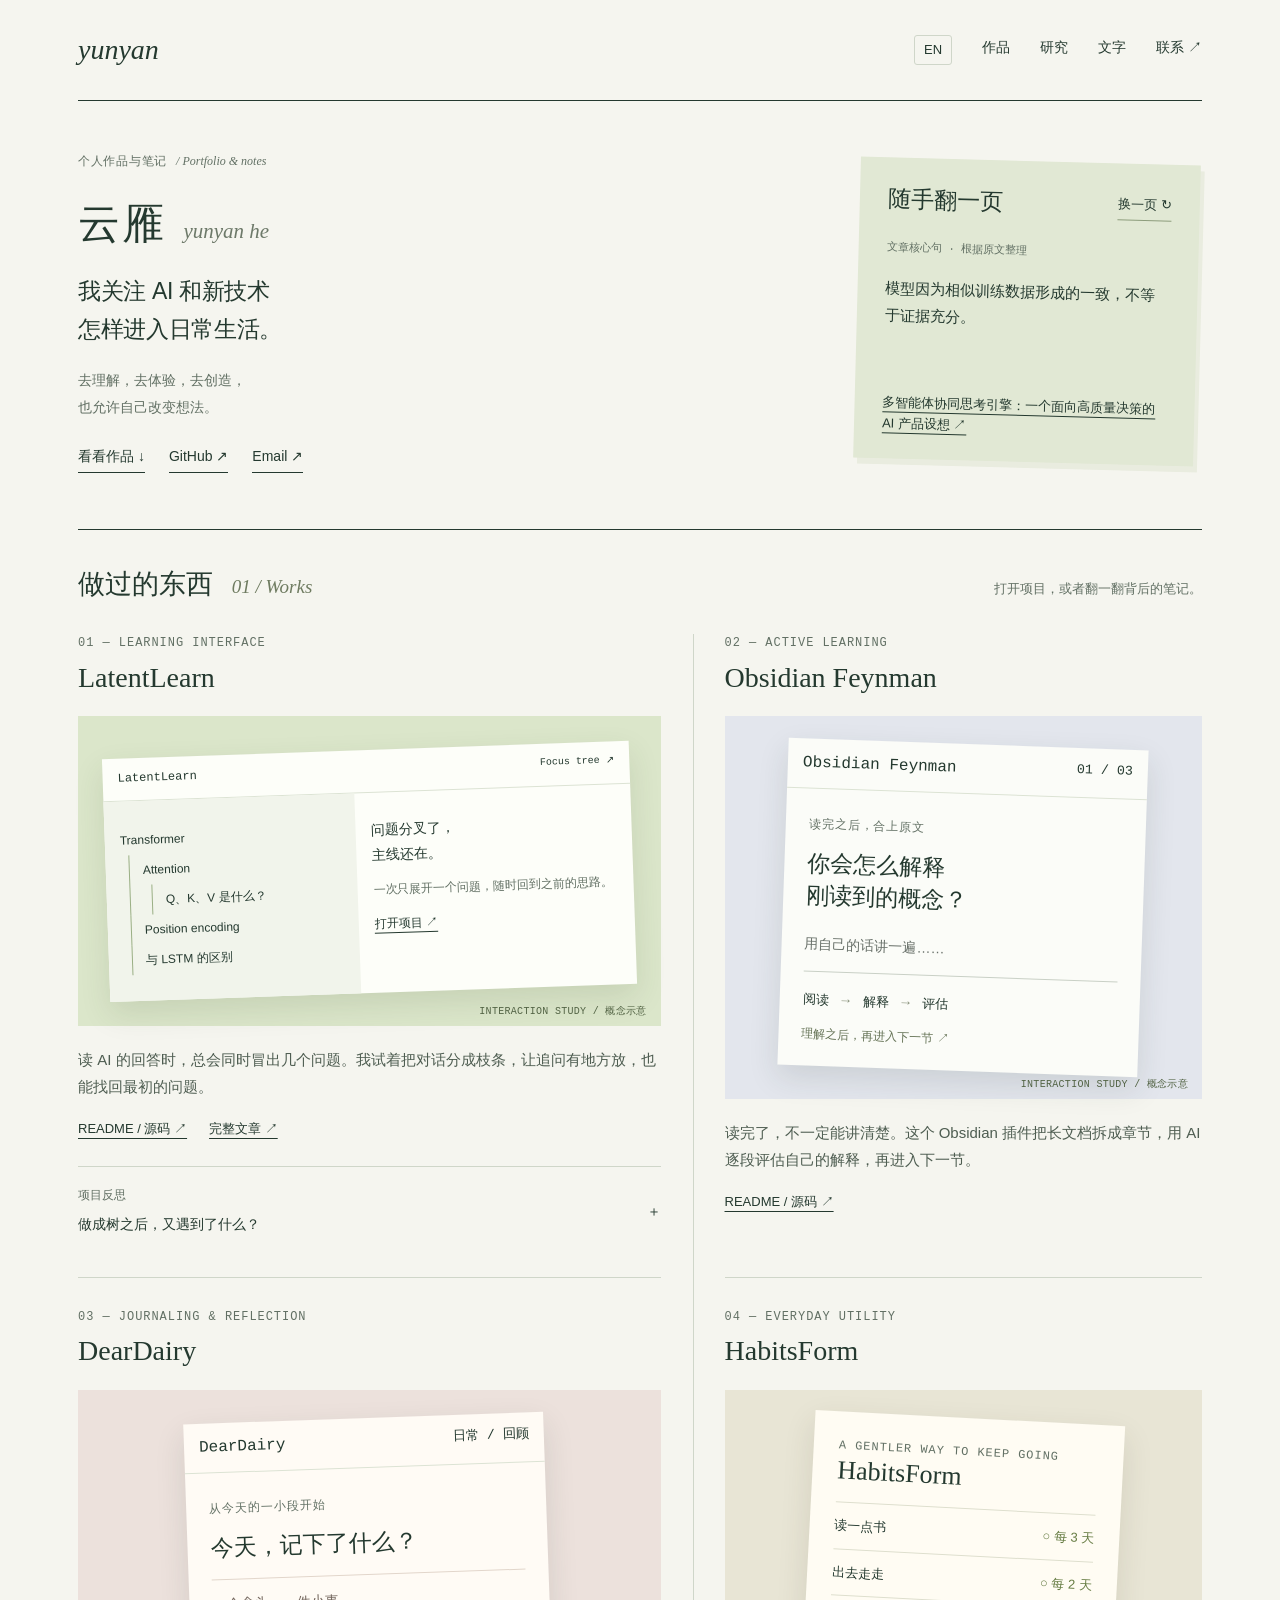
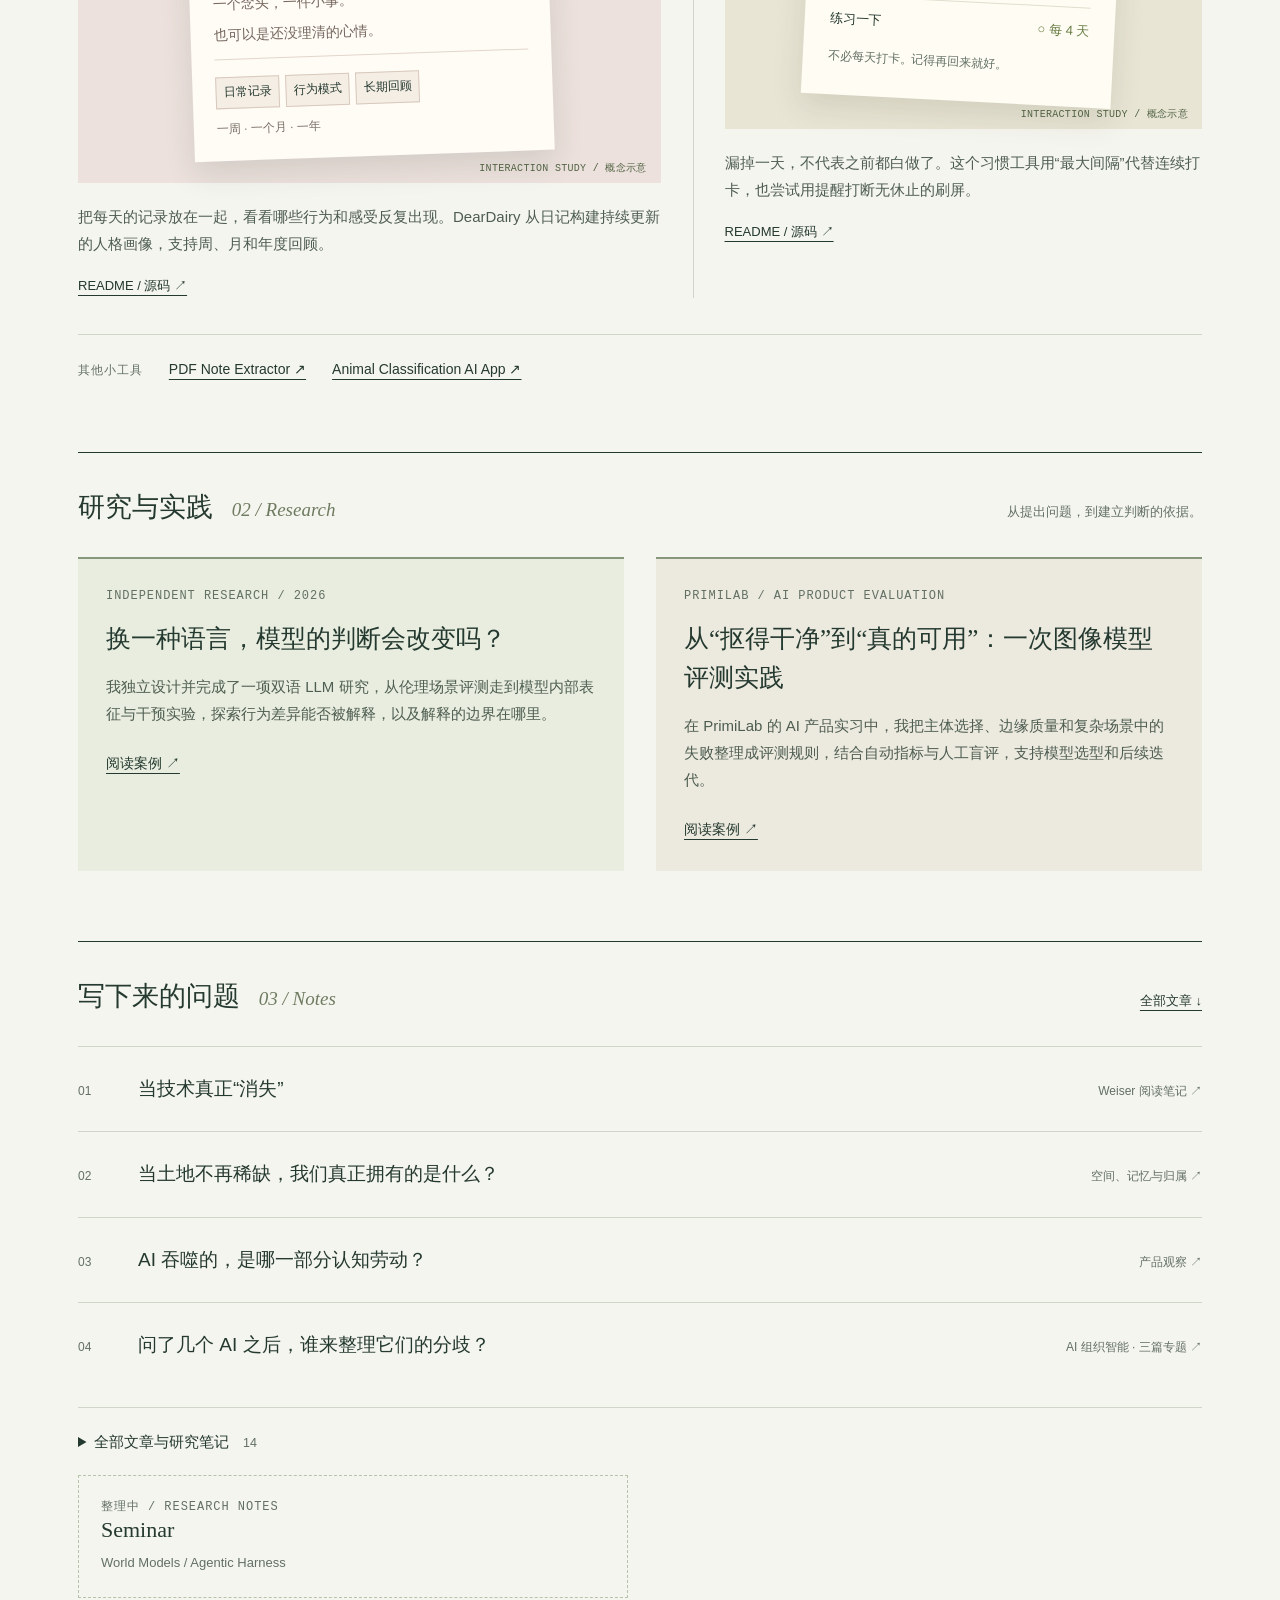
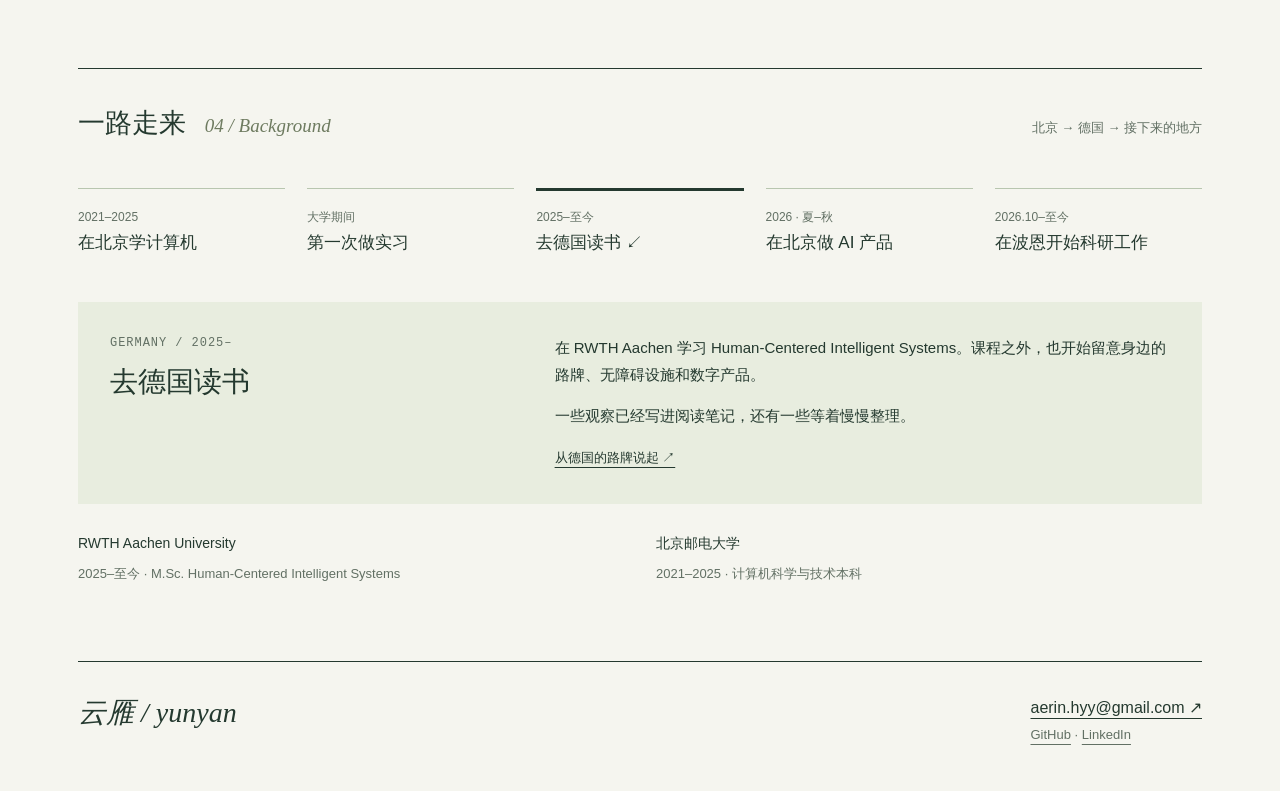
<file: index.html>
<!doctype html>
<html lang="zh">
<head><meta charset="utf-8"><meta name="viewport" content="width=device-width, initial-scale=1"><title>云雁 yunyan — 作品与笔记</title><meta name="description" content="云雁的项目、文章与研究笔记。"><link rel="stylesheet" href="/assets/site.css"></head><body><div class="wrap"><nav aria-label="主导航"><a class="brand" href="#">yunyan</a><div class="navlinks"><a class="language-button" id="language-toggle" href="/en/" aria-label="Switch language">EN</a><a href="#work">作品</a><a href="#research">研究</a><a href="#writing">文字</a><a href="mailto:aerin.hyy@gmail.com">联系 ↗</a></div></nav><main><header class="hero"><div class="hero-introduction"><div class="hero-label">个人作品与笔记 <span> / Portfolio & notes</span></div><div class="name-line"><h1>云雁</h1><span class="name-roman">yunyan he</span></div><p class="intro">我关注 AI 和新技术<br class="intro-break">怎样进入日常生活。</p><p class="intro-aside">去理解，去体验，去创造，<br>也允许自己改变想法。</p><div class="actions"><a class="button" href="#work">看看作品 ↓</a><a class="button" href="https://github.com/yunyan-he">GitHub ↗</a><a class="button" href="mailto:aerin.hyy@gmail.com">Email ↗</a></div></div><aside class="identity" aria-label="随手翻一页"><div class="note-top"><h2>随手翻一页</h2><button id="shuffle-note" disabled type="button" aria-controls="random-note">换一页 ↻</button></div><div id="random-note" aria-live="polite" aria-atomic="true"><small id="note-kind">文章核心句</small><p id="note-text">熟悉的文字会直接呈现意义，陌生语言却需要额外解码。</p><a id="note-source" href="/reader.html?note=the-Computer-for-the-21st-Century">当技术真正“消失” ↗</a></div></aside></header><section id="work"><div class="heading"><h2>做过的东西 <span>01 / Works</span></h2><p>打开项目，或者翻一翻背后的笔记。</p></div><div class="projects"><article class="project"><header class="project-heading"><div class="eyebrow">01 — Learning interface</div><h3>LatentLearn</h3></header><div class="diagram"><div class="mock" role="img" aria-label="LatentLearn 交互概念示意，非产品截图"><div class="mockbar">LatentLearn <small>Focus tree ↗</small></div><div class="mockbody"><div class="mocktree">Transformer<div>Attention<div>Q、K、V 是什么？</div></div><div>Position encoding</div><div>与 LSTM 的区别</div></div><div class="mockchat"><b>问题分叉了，<br>主线还在。</b><p>一次只展开一个问题，随时回到之前的思路。</p><a href="https://github.com/yunyan-he/LatentLearn">打开项目 ↗</a></div></div></div><div class="caption">INTERACTION STUDY / 概念示意</div></div><div class="body"><p>读 AI 的回答时，总会同时冒出几个问题。我试着把对话分成枝条，让追问有地方放，也能找回最初的问题。</p><div class="projectlinks"><a href="https://github.com/yunyan-he/LatentLearn">README / 源码 ↗</a><a href="/reader.html?post=latentlearn-nonlinear-ai-interface">完整文章 ↗</a></div><details class="connection"><summary><span class="question-label">项目反思</span><span>做成树之后，又遇到了什么？</span></summary><p>分支多了，树本身也会成为导航负担；有些问题属于两个分支，还有些对话根本没有明确的根节点。这些是文章里留下的局限。</p></details></div></article><article class="project"><header class="project-heading"><div class="eyebrow">02 — Active learning</div><h3>Obsidian Feynman</h3></header><div class="diagram feynman"><div class="study-sheet" role="img" aria-label="Obsidian Feynman 概念示意：阅读章节、用自己的话解释、获得评估后进入下一节，非产品截图"><div class="mockbar">Obsidian Feynman <small>01 / 03</small></div><div class="study-content"><small class="eyebrow">读完之后，合上原文</small><h4>你会怎么解释<br>刚读到的概念？</h4><div class="explanation">用自己的话讲一遍……</div><div class="study-flow"><b>阅读</b><span>→</span><b>解释</b><span>→</span><b>评估</b></div><div class="study-next">理解之后，再进入下一节 ↗</div></div></div><div class="caption">INTERACTION STUDY / 概念示意</div></div><div class="body"><p>读完了，不一定能讲清楚。这个 Obsidian 插件把长文档拆成章节，用 AI 逐段评估自己的解释，再进入下一节。</p><div class="projectlinks"><a href="https://github.com/yunyan-he/obsidian-feynman">README / 源码 ↗</a></div></div></article><article class="project"><header class="project-heading"><div class="eyebrow">03 — Journaling & reflection</div><h3>DearDairy</h3></header><div class="diagram diary"><div class="diary-sheet" role="img" aria-label="DearDairy 概念示意：从日常记录到行为模式，再到周月年度回顾，非产品截图"><div class="mockbar">DearDairy <small>日常 / 回顾</small></div><div class="diary-content"><small class="eyebrow">从今天的一小段开始</small><h4>今天，记下了什么？</h4><div class="journal-lines">一个念头，一件小事。<br>也可以是还没理清的心情。</div><div class="review-path"><span>日常记录</span><span>行为模式</span><span>长期回顾</span></div><small class="review-caption">一周 · 一个月 · 一年</small></div></div><div class="caption">INTERACTION STUDY / 概念示意</div></div><div class="body"><p>把每天的记录放在一起，看看哪些行为和感受反复出现。DearDairy 从日记构建持续更新的人格画像，支持周、月和年度回顾。</p><div class="projectlinks"><a href="https://github.com/yunyan-he/DearDairy">README / 源码 ↗</a></div></div></article><article class="project"><header class="project-heading"><div class="eyebrow">04 — Everyday utility</div><h3>HabitsForm</h3></header><div class="diagram alt"><div class="habit" role="img" aria-label="HabitsForm 最大间隔机制概念示意，非产品截图"><div class="eyebrow">A gentler way to keep going</div><h4>HabitsForm</h4><div class="habitrow">读一点书 <i>○ 每 3 天</i></div><div class="habitrow">出去走走 <i>○ 每 2 天</i></div><div class="habitrow">练习一下 <i>○ 每 4 天</i></div><small style="font-size:12px;color:#627064">不必每天打卡。记得再回来就好。</small></div><div class="caption">INTERACTION STUDY / 概念示意</div></div><div class="body"><p>漏掉一天，不代表之前都白做了。这个习惯工具用“最大间隔”代替连续打卡，也尝试用提醒打断无休止的刷屏。</p><div class="projectlinks"><a href="https://github.com/yunyan-he/HabitsForm">README / 源码 ↗</a></div></div></article></div><div class="more-projects"><span class="eyebrow">其他小工具</span><a href="https://github.com/yunyan-he/pdf_note_extractor">PDF Note Extractor ↗</a><a href="https://github.com/yunyan-he/AnimalClassification">Animal Classification AI App ↗</a></div></section><section id="research"><div class="heading"><h2>研究与实践 <span>02 / Research</span></h2><p>从提出问题，到建立判断的依据。</p></div><div class="research-grid"><article class="research-card"><div class="eyebrow">Independent research / 2026</div><h3>换一种语言，模型的判断会改变吗？</h3><p>我独立设计并完成了一项双语 LLM 研究，从伦理场景评测走到模型内部表征与干预实验，探索行为差异能否被解释，以及解释的边界在哪里。</p><a href="/reader.html?note=xai-language-and-judgment">阅读案例 ↗</a></article><article class="research-card"><div class="eyebrow">PrimiLab / AI product evaluation</div><h3>从“抠得干净”到“真的可用”：一次图像模型评测实践</h3><p>在 PrimiLab 的 AI 产品实习中，我把主体选择、边缘质量和复杂场景中的失败整理成评测规则，结合自动指标与人工盲评，支持模型选型和后续迭代。</p><a href="/reader.html?note=primilab-model-evaluation">阅读案例 ↗</a></article></div></section><section id="writing"><div class="heading"><h2>写下来的问题 <span>03 / Notes</span></h2><a href="#all-writing" style="font-size:13px">全部文章 ↓</a></div><a class="essay" href="/reader.html?note=the-Computer-for-the-21st-Century"><span>01</span><strong>当技术真正“消失”</strong><span>Weiser 阅读笔记 ↗</span></a><a class="essay" href="/reader.html?post=programmable-space-future"><span>02</span><strong>当土地不再稀缺，我们真正拥有的是什么？</strong><span>空间、记忆与归属 ↗</span></a><a class="essay" href="/reader.html?post=ai-cognitive-labor-value-chain"><span>03</span><strong>AI 吞噬的，是哪一部分认知劳动？</strong><span>产品观察 ↗</span></a><a class="essay" href="/reader.html?note=ai-organizational-intelligence/01_from_multi_agent_to_ai_organizational_intelligence"><span>04</span><strong>问了几个 AI 之后，谁来整理它们的分歧？</strong><span>AI 组织智能 · 三篇专题 ↗</span></a><details id="all-writing" class="writing-directory"><summary>全部文章与研究笔记 <small>14</small></summary><h3>文章</h3><a class="directory-entry" href="/reader.html?post=ai-cognitive-labor-value-chain"><span data-zh="AI 吞噬价值链：从&quot;信息检索&quot;到&quot;认知代办&quot;的产品替代规律" data-en="AI Eats the Value Chain: How AI Products Displace Cognitive Labor, Not Just Competitors">AI 吞噬价值链：从&quot;信息检索&quot;到&quot;认知代办&quot;的产品替代规律</span><span aria-hidden="true">↗</span></a><a class="directory-entry" href="/reader.html?post=android-play-install-referrer-tutorial"><span data-zh="使用 Play Install Referrer 库在 Android 上追踪应用安装来源" data-en="Tracking App Install Sources on Android with the Play Install Referrer Library">使用 Play Install Referrer 库在 Android 上追踪应用安装来源</span><span aria-hidden="true">↗</span></a><a class="directory-entry" href="/reader.html?post=gemini-hybrid-ai-solution"><span data-zh="Android端集成 Gemini Vision" data-en="Android integration of Gemini Vision">Android端集成 Gemini Vision</span><span aria-hidden="true">↗</span></a><a class="directory-entry" href="/reader.html?post=latentlearn-nonlinear-ai-interface"><span data-zh="当 AI 成为认知伙伴：线性对话的困境与非线性界面的探索" data-en="When AI Becomes a Cognitive Partner: The Limits of Linear Chat and the Search for Non-Linear Interfaces">当 AI 成为认知伙伴：线性对话的困境与非线性界面的探索</span><span aria-hidden="true">↗</span></a><a class="directory-entry" href="/reader.html?post=programmable-space-future"><span data-zh="当土地不再稀缺，我们真正拥有的是什么？" data-en="When Land Becomes Cheap, What Will We Actually Own?">当土地不再稀缺，我们真正拥有的是什么？</span><span aria-hidden="true">↗</span></a><h3>研究笔记</h3><a class="directory-entry" href="/reader.html?note=primilab-model-evaluation"><span data-zh="从“抠得干净”到“真的可用”：一次图像模型评测实践" data-en="From clean cutouts to usable results: evaluating image models">从“抠得干净”到“真的可用”：一次图像模型评测实践</span><span aria-hidden="true">↗</span></a><a class="directory-entry" href="/reader.html?note=xai-language-and-judgment"><span data-zh="换一种语言，模型的判断会改变吗？" data-en="Does changing the language change a model’s judgment?">换一种语言，模型的判断会改变吗？</span><span aria-hidden="true">↗</span></a><a class="directory-entry" href="/reader.html?note=ai-insurance-framework"><span data-zh="AI保险：责任框架、应用案例与市场趋势" data-en="AI Insurance: Frameworks, Application Cases, and Market Trends">AI保险：责任框架、应用案例与市场趋势</span><span aria-hidden="true">↗</span></a><a class="directory-entry" href="/reader.html?note=ai-organizational-intelligence/01_from_multi_agent_to_ai_organizational_intelligence"><span data-zh="从 Multi-Agent 到 AI 组织智能：下一代 AI 产品如何组织思考" data-en="From Multi-Agent to AI Organizational Intelligence">从 Multi-Agent 到 AI 组织智能：下一代 AI 产品如何组织思考</span><span aria-hidden="true">↗</span></a><a class="directory-entry" href="/reader.html?note=ai-organizational-intelligence/02_collaborative_reasoning_engine_product_exploration"><span data-zh="多智能体协同思考引擎：一个面向高质量决策的 AI 产品设想" data-en="Collaborative Reasoning Engine: A Product Exploration">多智能体协同思考引擎：一个面向高质量决策的 AI 产品设想</span><span aria-hidden="true">↗</span></a><a class="directory-entry" href="/reader.html?note=ai-organizational-intelligence/03_research_map_ai_organizational_intelligence"><span data-zh="AI 组织智能研究地图：从 Agent Workflow 到 Cognitive Workflow" data-en="AI Organizational Intelligence: A Research Map">AI 组织智能研究地图：从 Agent Workflow 到 Cognitive Workflow</span><span aria-hidden="true">↗</span></a><a class="directory-entry" href="/reader.html?note=nlp-bias-paper-notes"><span data-zh="论文评述：追踪NLP模型中的政治偏见" data-en="Paper Review: Tracking Political Biases in NLP Models">论文评述：追踪NLP模型中的政治偏见</span><span aria-hidden="true">↗</span></a><a class="directory-entry" href="/reader.html?note=robotics-industry-survey"><span data-zh="行业调查：智能机器人的现状与未来" data-en="Industry Survey: The Present and Future of Intelligent Robotics">行业调查：智能机器人的现状与未来</span><span aria-hidden="true">↗</span></a><a class="directory-entry" href="/reader.html?note=the-Computer-for-the-21st-Century"><span data-zh="当技术真正“消失”：阅读维瑟《21世纪的计算机》的心得与反思" data-en="When Technology Truly &quot;Disappears&quot;: Reflections on Reading Weiser&#x27;s The Computer for the 21st Century">当技术真正“消失”：阅读维瑟《21世纪的计算机》的心得与反思</span><span aria-hidden="true">↗</span></a></details><div class="pending"><article><div class="eyebrow">整理中 / Research notes</div><h3>Seminar</h3><p>World Models / Agentic Harness</p></article></div></section><section id="path"><div class="heading"><h2>一路走来 <span>04 / Background</span></h2><p>北京 → 德国 → 接下来的地方</p></div><div class="path"><div class="stages" aria-label="选择经历阶段"><button class="stage" data-stage="university" aria-pressed="false"><small>2021–2025</small><strong>在北京学计算机</strong></button><button class="stage" data-stage="engineering" aria-pressed="false"><small>大学期间</small><strong>第一次做实习</strong></button><button class="stage" data-stage="germany" aria-pressed="true"><small>2025–至今</small><strong>去德国读书</strong></button><button class="stage" data-stage="product" aria-pressed="false"><small>2026 · 夏–秋</small><strong>在北京做 AI 产品</strong></button><button class="stage" data-stage="bonn" aria-pressed="false"><small>2026.10–至今</small><strong>在波恩开始科研工作</strong></button></div><div class="story" id="story" aria-live="polite"><div><div class="eyebrow">Germany / 2025–</div><h3>去德国读书</h3></div><div><p>在 RWTH Aachen 学习 Human-Centered Intelligent Systems。课程之外，也开始留意身边的路牌、无障碍设施和数字产品。</p><p>一些观察已经写进阅读笔记，还有一些等着慢慢整理。</p><a href="/reader.html?note=the-Computer-for-the-21st-Century">从德国的路牌说起 ↗</a></div></div></div><div class="education"><div><strong>RWTH Aachen University</strong><p>2025–至今 · M.Sc. Human-Centered Intelligent Systems</p></div><div><strong>北京邮电大学</strong><p>2021–2025 · 计算机科学与技术本科</p></div></div></section></main><footer><div class="brand">云雁 / yunyan</div><div><a href="mailto:aerin.hyy@gmail.com">aerin.hyy@gmail.com ↗</a><p><a href="https://github.com/yunyan-he">GitHub</a> · <a href="https://www.linkedin.com/in/yunyan-he-2104a933b/">LinkedIn</a></p></div></footer></div><script src="/assets/home.js"></script><script src="/assets/excerpts.js"></script><script src="/assets/language.js"></script></body></html>
</file>
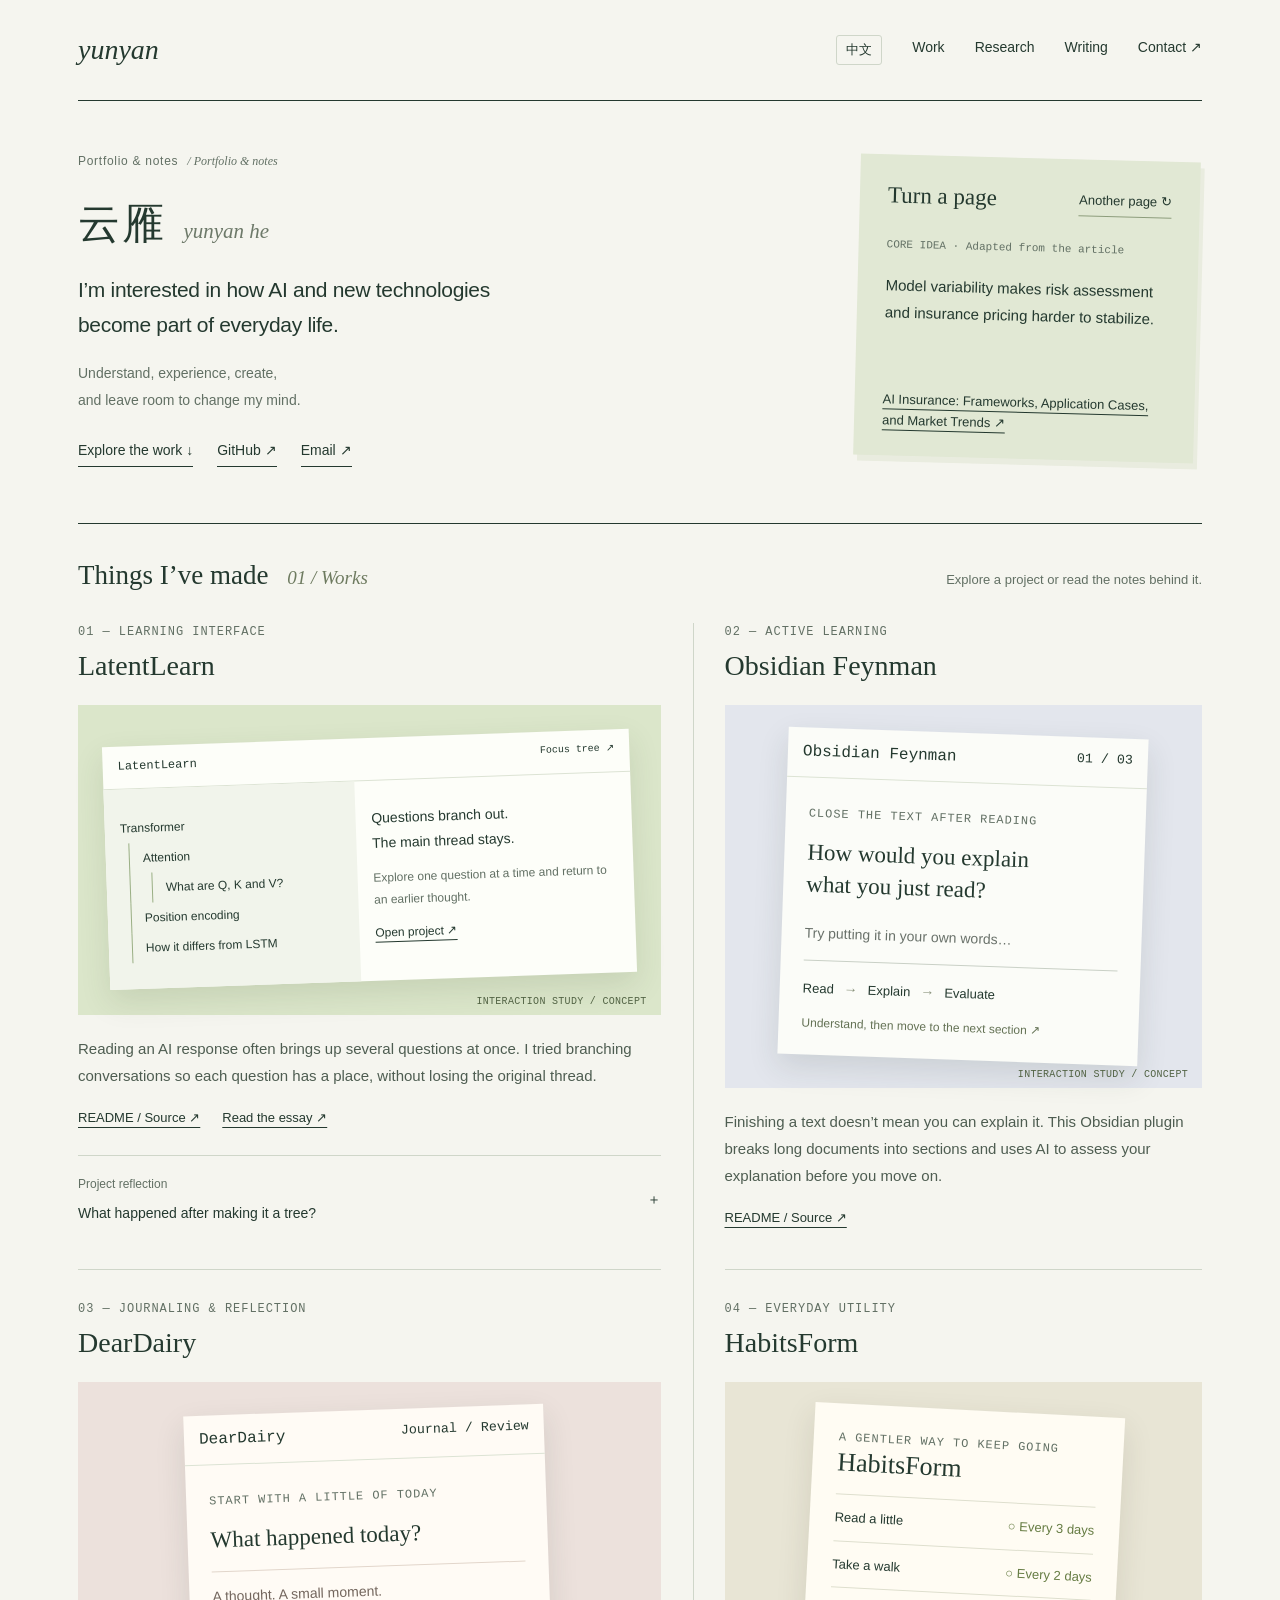
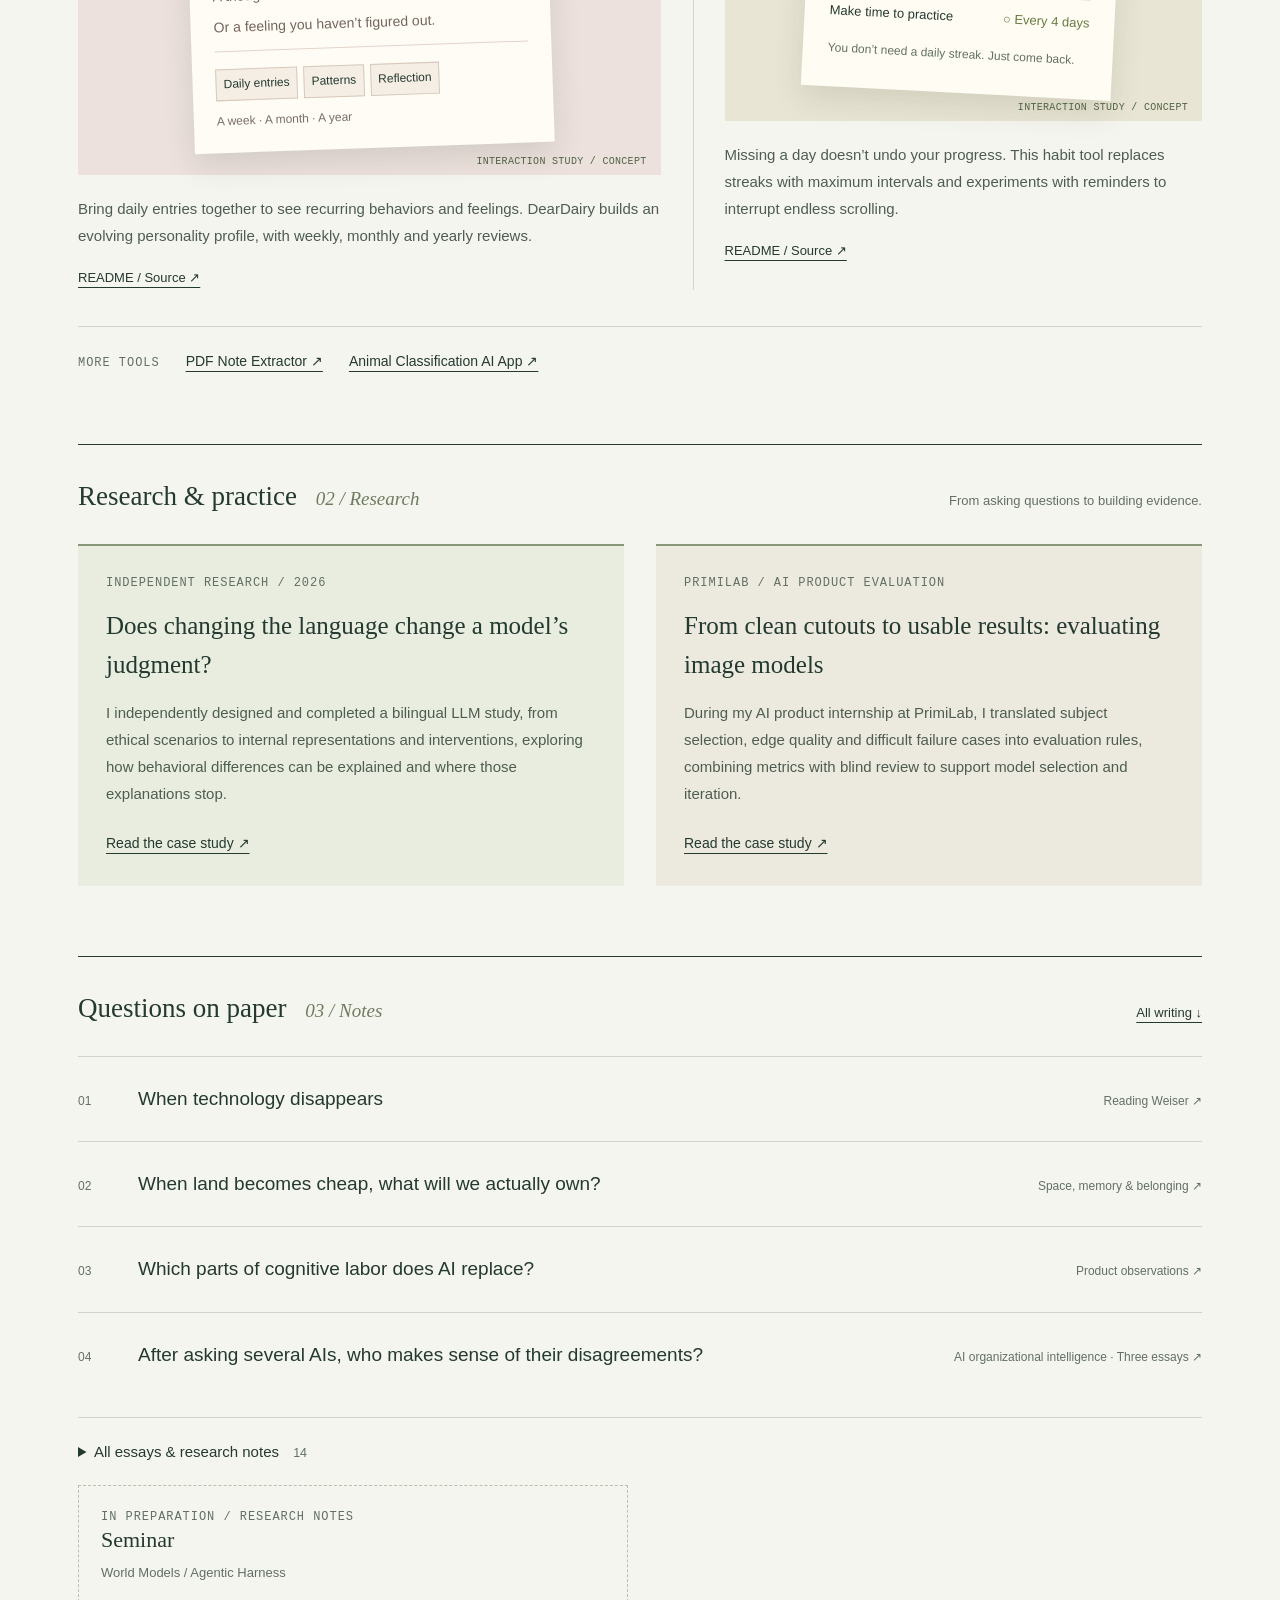
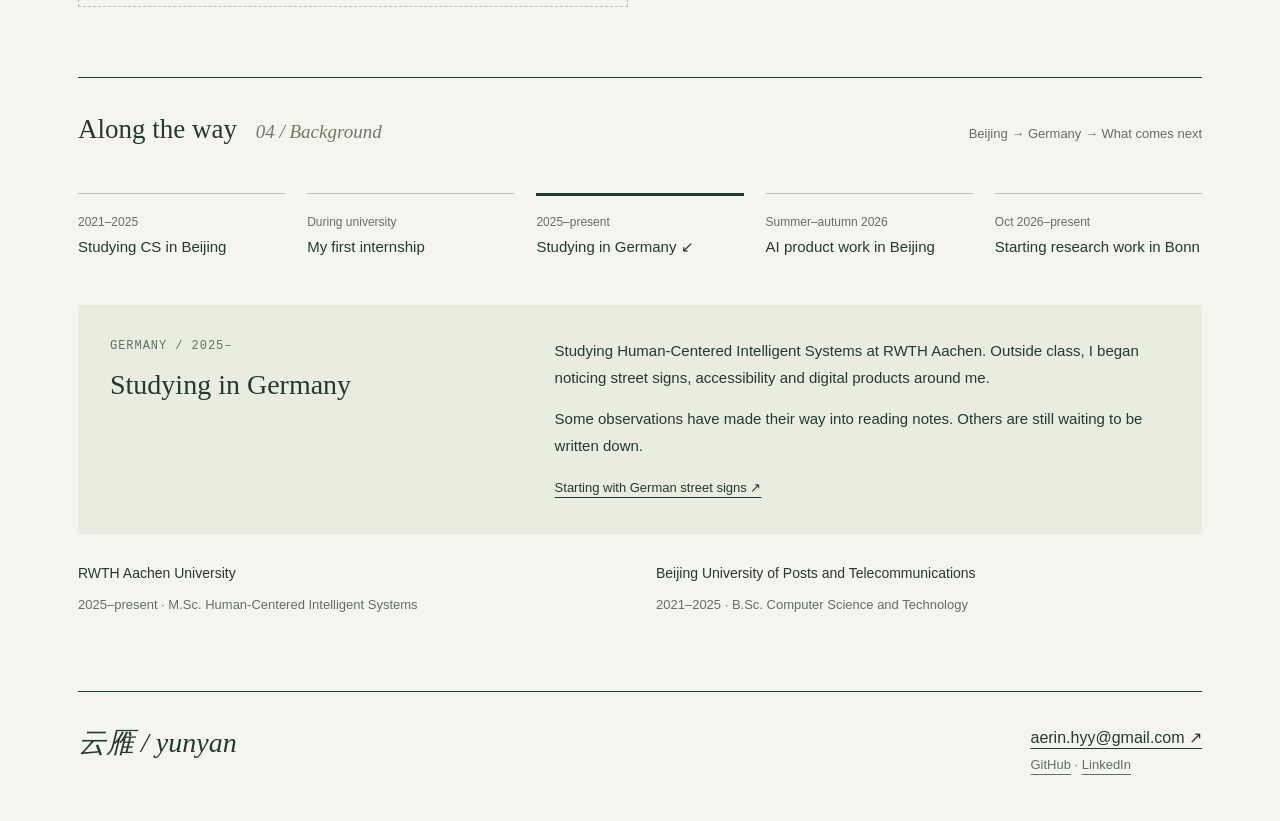
<file: en/index.html>
<!doctype html>
<html lang="en">
<head><meta charset="utf-8"><meta name="viewport" content="width=device-width, initial-scale=1"><title>Yunyan — Projects & notes</title><meta name="description" content="云雁的项目、文章与研究笔记。"><link rel="stylesheet" href="/assets/site.css"></head><body><div class="wrap"><nav aria-label="主导航"><a class="brand" href="#">yunyan</a><div class="navlinks"><a class="language-button" id="language-toggle" href="/" aria-label="Switch language">中文</a><a href="#work">Work</a><a href="#research">Research</a><a href="#writing">Writing</a><a href="mailto:aerin.hyy@gmail.com">Contact ↗</a></div></nav><main><header class="hero"><div class="hero-introduction"><div class="hero-label">Portfolio &amp; notes <span> / Portfolio & notes</span></div><div class="name-line"><h1>云雁</h1><span class="name-roman">yunyan he</span></div><p class="intro">I’m interested in how AI and new technologies<br class="intro-break">become part of everyday life.</p><p class="intro-aside">Understand, experience, create,<br>and leave room to change my mind.</p><div class="actions"><a class="button" href="#work">Explore the work ↓</a><a class="button" href="https://github.com/yunyan-he">GitHub ↗</a><a class="button" href="mailto:aerin.hyy@gmail.com">Email ↗</a></div></div><aside class="identity" aria-label="随手翻一页"><div class="note-top"><h2>Turn a page</h2><button id="shuffle-note" disabled type="button" aria-controls="random-note">Another page ↻</button></div><div id="random-note" aria-live="polite" aria-atomic="true"><small id="note-kind">文章核心句</small><p id="note-text">熟悉的文字会直接呈现意义，陌生语言却需要额外解码。</p><a id="note-source" href="/en/reader.html?note=the-Computer-for-the-21st-Century">When technology disappears ↗</a></div></aside></header><section id="work"><div class="heading"><h2>Things I’ve made <span>01 / Works</span></h2><p>Explore a project or read the notes behind it.</p></div><div class="projects"><article class="project"><header class="project-heading"><div class="eyebrow">01 — Learning interface</div><h3>LatentLearn</h3></header><div class="diagram"><div class="mock" role="img" aria-label="LatentLearn 交互概念示意，非产品截图"><div class="mockbar">LatentLearn <small>Focus tree ↗</small></div><div class="mockbody"><div class="mocktree">Transformer<div>Attention<div>What are Q, K and V?</div></div><div>Position encoding</div><div>How it differs from LSTM</div></div><div class="mockchat"><b>Questions branch out.<br>The main thread stays.</b><p>Explore one question at a time and return to an earlier thought.</p><a href="https://github.com/yunyan-he/LatentLearn">Open project ↗</a></div></div></div><div class="caption">INTERACTION STUDY / CONCEPT</div></div><div class="body"><p>Reading an AI response often brings up several questions at once. I tried branching conversations so each question has a place, without losing the original thread.</p><div class="projectlinks"><a href="https://github.com/yunyan-he/LatentLearn">README / Source ↗</a><a href="/en/reader.html?post=latentlearn-nonlinear-ai-interface">Read the essay ↗</a></div><details class="connection"><summary><span class="question-label">Project reflection</span><span>What happened after making it a tree?</span></summary><p>More branches can turn the tree into a navigation burden. Some questions belong to two branches; some conversations have no clear root. The essay explores these limitations.</p></details></div></article><article class="project"><header class="project-heading"><div class="eyebrow">02 — Active learning</div><h3>Obsidian Feynman</h3></header><div class="diagram feynman"><div class="study-sheet" role="img" aria-label="Obsidian Feynman 概念示意：阅读章节、用自己的话解释、获得评估后进入下一节，非产品截图"><div class="mockbar">Obsidian Feynman <small>01 / 03</small></div><div class="study-content"><small class="eyebrow">Close the text after reading</small><h4>How would you explain<br>what you just read?</h4><div class="explanation">Try putting it in your own words…</div><div class="study-flow"><b>Read</b><span>→</span><b>Explain</b><span>→</span><b>Evaluate</b></div><div class="study-next">Understand, then move to the next section ↗</div></div></div><div class="caption">INTERACTION STUDY / CONCEPT</div></div><div class="body"><p>Finishing a text doesn’t mean you can explain it. This Obsidian plugin breaks long documents into sections and uses AI to assess your explanation before you move on.</p><div class="projectlinks"><a href="https://github.com/yunyan-he/obsidian-feynman">README / Source ↗</a></div></div></article><article class="project"><header class="project-heading"><div class="eyebrow">03 — Journaling & reflection</div><h3>DearDairy</h3></header><div class="diagram diary"><div class="diary-sheet" role="img" aria-label="DearDairy 概念示意：从日常记录到行为模式，再到周月年度回顾，非产品截图"><div class="mockbar">DearDairy <small>Journal / Review</small></div><div class="diary-content"><small class="eyebrow">Start with a little of today</small><h4>What happened today?</h4><div class="journal-lines">A thought. A small moment.<br>Or a feeling you haven’t figured out.</div><div class="review-path"><span>Daily entries</span><span>Patterns</span><span>Reflection</span></div><small class="review-caption">A week · A month · A year</small></div></div><div class="caption">INTERACTION STUDY / CONCEPT</div></div><div class="body"><p>Bring daily entries together to see recurring behaviors and feelings. DearDairy builds an evolving personality profile, with weekly, monthly and yearly reviews.</p><div class="projectlinks"><a href="https://github.com/yunyan-he/DearDairy">README / Source ↗</a></div></div></article><article class="project"><header class="project-heading"><div class="eyebrow">04 — Everyday utility</div><h3>HabitsForm</h3></header><div class="diagram alt"><div class="habit" role="img" aria-label="HabitsForm 最大间隔机制概念示意，非产品截图"><div class="eyebrow">A gentler way to keep going</div><h4>HabitsForm</h4><div class="habitrow">Read a little <i>○ Every 3 days</i></div><div class="habitrow">Take a walk <i>○ Every 2 days</i></div><div class="habitrow">Make time to practice <i>○ Every 4 days</i></div><small style="font-size:12px;color:#627064">You don’t need a daily streak. Just come back.</small></div><div class="caption">INTERACTION STUDY / CONCEPT</div></div><div class="body"><p>Missing a day doesn’t undo your progress. This habit tool replaces streaks with maximum intervals and experiments with reminders to interrupt endless scrolling.</p><div class="projectlinks"><a href="https://github.com/yunyan-he/HabitsForm">README / Source ↗</a></div></div></article></div><div class="more-projects"><span class="eyebrow">More tools</span><a href="https://github.com/yunyan-he/pdf_note_extractor">PDF Note Extractor ↗</a><a href="https://github.com/yunyan-he/AnimalClassification">Animal Classification AI App ↗</a></div></section><section id="research"><div class="heading"><h2>Research &amp; practice <span>02 / Research</span></h2><p>From asking questions to building evidence.</p></div><div class="research-grid"><article class="research-card"><div class="eyebrow">Independent research / 2026</div><h3>Does changing the language change a model’s judgment?</h3><p>I independently designed and completed a bilingual LLM study, from ethical scenarios to internal representations and interventions, exploring how behavioral differences can be explained and where those explanations stop.</p><a href="/en/reader.html?note=xai-language-and-judgment">Read the case study ↗</a></article><article class="research-card"><div class="eyebrow">PrimiLab / AI product evaluation</div><h3>From clean cutouts to usable results: evaluating image models</h3><p>During my AI product internship at PrimiLab, I translated subject selection, edge quality and difficult failure cases into evaluation rules, combining metrics with blind review to support model selection and iteration.</p><a href="/en/reader.html?note=primilab-model-evaluation">Read the case study ↗</a></article></div></section><section id="writing"><div class="heading"><h2>Questions on paper <span>03 / Notes</span></h2><a href="#all-writing" style="font-size:13px">All writing ↓</a></div><a class="essay" href="/en/reader.html?note=the-Computer-for-the-21st-Century"><span>01</span><strong>When technology disappears</strong><span>Reading Weiser ↗</span></a><a class="essay" href="/en/reader.html?post=programmable-space-future"><span>02</span><strong>When land becomes cheap, what will we actually own?</strong><span>Space, memory &amp; belonging ↗</span></a><a class="essay" href="/en/reader.html?post=ai-cognitive-labor-value-chain"><span>03</span><strong>Which parts of cognitive labor does AI replace?</strong><span>Product observations ↗</span></a><a class="essay" href="/en/reader.html?note=ai-organizational-intelligence/01_from_multi_agent_to_ai_organizational_intelligence"><span>04</span><strong>After asking several AIs, who makes sense of their disagreements?</strong><span>AI organizational intelligence · Three essays ↗</span></a><details id="all-writing" class="writing-directory"><summary>All essays &amp; research notes <small>14</small></summary><h3>Essays</h3><a class="directory-entry" href="/en/reader.html?post=ai-cognitive-labor-value-chain"><span>AI Eats the Value Chain: How AI Products Displace Cognitive Labor, Not Just Competitors</span><span aria-hidden="true">↗</span></a><a class="directory-entry" href="/en/reader.html?post=android-play-install-referrer-tutorial"><span>Tracking App Install Sources on Android with the Play Install Referrer Library</span><span aria-hidden="true">↗</span></a><a class="directory-entry" href="/en/reader.html?post=gemini-hybrid-ai-solution"><span>Android integration of Gemini Vision</span><span aria-hidden="true">↗</span></a><a class="directory-entry" href="/en/reader.html?post=latentlearn-nonlinear-ai-interface"><span>When AI Becomes a Cognitive Partner: The Limits of Linear Chat and the Search for Non-Linear Interfaces</span><span aria-hidden="true">↗</span></a><a class="directory-entry" href="/en/reader.html?post=programmable-space-future"><span>When Land Becomes Cheap, What Will We Actually Own?</span><span aria-hidden="true">↗</span></a><h3>Research notes</h3><a class="directory-entry" href="/en/reader.html?note=primilab-model-evaluation"><span>From clean cutouts to usable results: evaluating image models</span><span aria-hidden="true">↗</span></a><a class="directory-entry" href="/en/reader.html?note=xai-language-and-judgment"><span>Does changing the language change a model’s judgment?</span><span aria-hidden="true">↗</span></a><a class="directory-entry" href="/en/reader.html?note=ai-insurance-framework"><span>AI Insurance: Frameworks, Application Cases, and Market Trends</span><span aria-hidden="true">↗</span></a><a class="directory-entry" href="/en/reader.html?note=ai-organizational-intelligence/01_from_multi_agent_to_ai_organizational_intelligence"><span>From Multi-Agent to AI Organizational Intelligence</span><span aria-hidden="true">↗</span></a><a class="directory-entry" href="/en/reader.html?note=ai-organizational-intelligence/02_collaborative_reasoning_engine_product_exploration"><span>Collaborative Reasoning Engine: A Product Exploration</span><span aria-hidden="true">↗</span></a><a class="directory-entry" href="/en/reader.html?note=ai-organizational-intelligence/03_research_map_ai_organizational_intelligence"><span>AI Organizational Intelligence: A Research Map</span><span aria-hidden="true">↗</span></a><a class="directory-entry" href="/en/reader.html?note=nlp-bias-paper-notes"><span>Paper Review: Tracking Political Biases in NLP Models</span><span aria-hidden="true">↗</span></a><a class="directory-entry" href="/en/reader.html?note=robotics-industry-survey"><span>Industry Survey: The Present and Future of Intelligent Robotics</span><span aria-hidden="true">↗</span></a><a class="directory-entry" href="/en/reader.html?note=the-Computer-for-the-21st-Century"><span>When Technology Truly "Disappears": Reflections on Reading Weiser's The Computer for the 21st Century</span><span aria-hidden="true">↗</span></a></details><div class="pending"><article><div class="eyebrow">In preparation / Research notes</div><h3>Seminar</h3><p>World Models / Agentic Harness</p></article></div></section><section id="path"><div class="heading"><h2>Along the way <span>04 / Background</span></h2><p>Beijing → Germany → What comes next</p></div><div class="path"><div class="stages" aria-label="选择经历阶段"><button class="stage" data-stage="university" aria-pressed="false"><small>2021–2025</small><strong>Studying CS in Beijing</strong></button><button class="stage" data-stage="engineering" aria-pressed="false"><small>During university</small><strong>My first internship</strong></button><button class="stage" data-stage="germany" aria-pressed="true"><small>2025–present</small><strong>Studying in Germany</strong></button><button class="stage" data-stage="product" aria-pressed="false"><small>Summer–autumn 2026</small><strong>AI product work in Beijing</strong></button><button class="stage" data-stage="bonn" aria-pressed="false"><small>Oct 2026–present</small><strong>Starting research work in Bonn</strong></button></div><div class="story" id="story" aria-live="polite"><div><div class="eyebrow">Germany / 2025–</div><h3>Studying in Germany</h3></div><div><p>Studying Human-Centered Intelligent Systems at RWTH Aachen. Outside class, I began noticing street signs, accessibility and digital products around me.</p><p>Some observations have made their way into reading notes. Others are still waiting to be written down.</p><a href="/en/reader.html?note=the-Computer-for-the-21st-Century">Starting with German street signs ↗</a></div></div></div><div class="education"><div><strong>RWTH Aachen University</strong><p>2025–present · M.Sc. Human-Centered Intelligent Systems</p></div><div><strong>Beijing University of Posts and Telecommunications</strong><p>2021–2025 · B.Sc. Computer Science and Technology</p></div></div></section></main><footer><div class="brand">云雁 / yunyan</div><div><a href="mailto:aerin.hyy@gmail.com">aerin.hyy@gmail.com ↗</a><p><a href="https://github.com/yunyan-he">GitHub</a> · <a href="https://www.linkedin.com/in/yunyan-he-2104a933b/">LinkedIn</a></p></div></footer></div><script src="/assets/home.js"></script><script src="/assets/excerpts.js"></script><script src="/assets/language.js"></script></body></html>
</file>
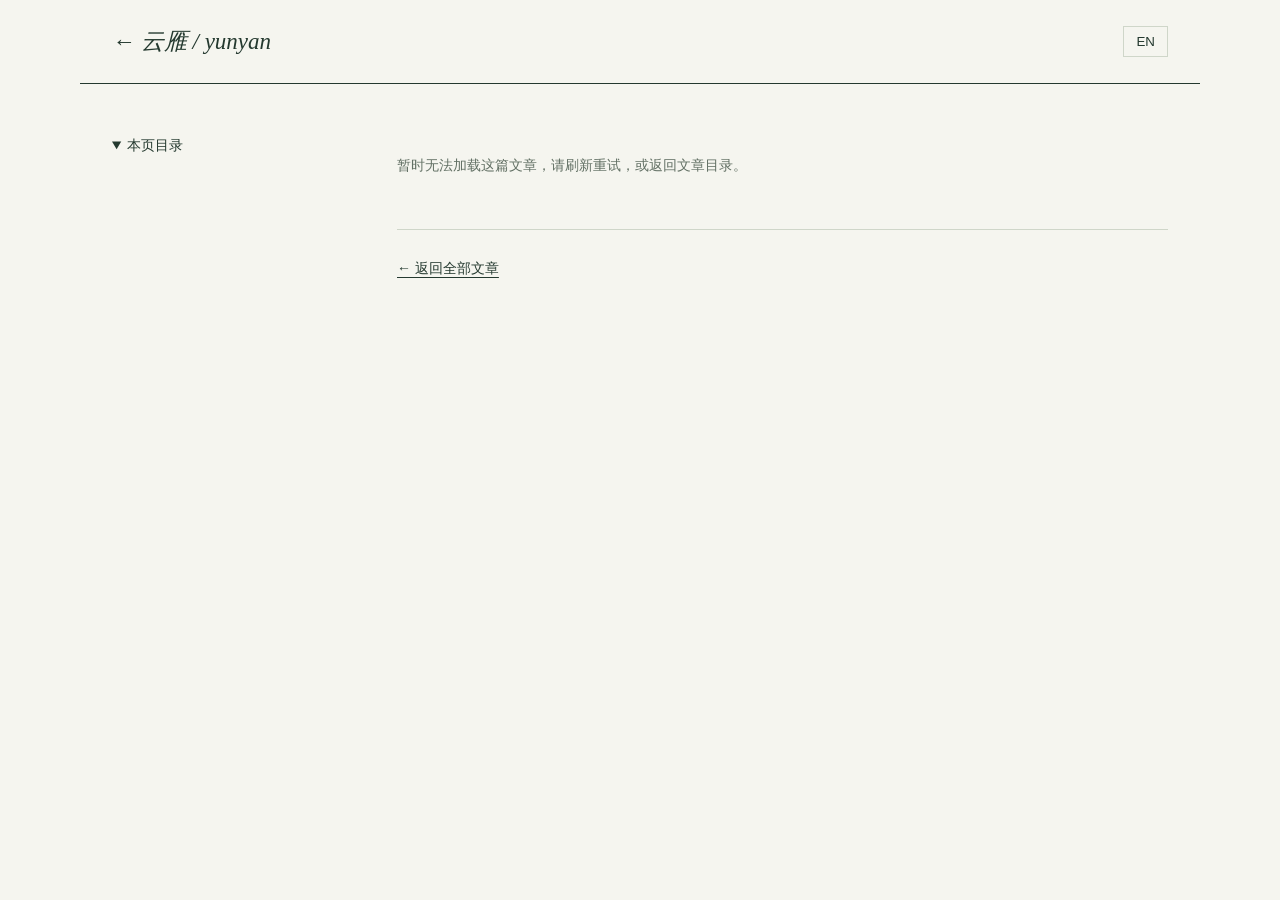
<file: blog.html>
<!doctype html><html lang="zh"><head><meta charset="utf-8"><meta name="viewport" content="width=device-width,initial-scale=1"><title>云雁 — 阅读</title><link rel="stylesheet" href="/assets/reader.css"><script src="/assets/vendor/marked.min.js"></script><script src="/assets/vendor/purify.min.js"></script></head><body><header class="reader-nav"><a id="home" href="./#writing">← 云雁 / yunyan</a><button id="language" type="button">EN</button></header><main class="reader-layout"><aside><details open><summary id="toc-label">本页目录</summary><nav id="toc" aria-label="本页目录"></nav></details></aside><div><div class="meta" id="meta"></div><p id="status" role="status">正在加载…</p><details id="highlights" hidden><summary id="highlights-label">文章核心句</summary><ol id="highlight-list"></ol></details><article id="content"></article><footer><a id="back" href="./#writing">← 返回全部文章</a></footer></div></main><script src="/assets/reader.js"></script></body></html>
</file>
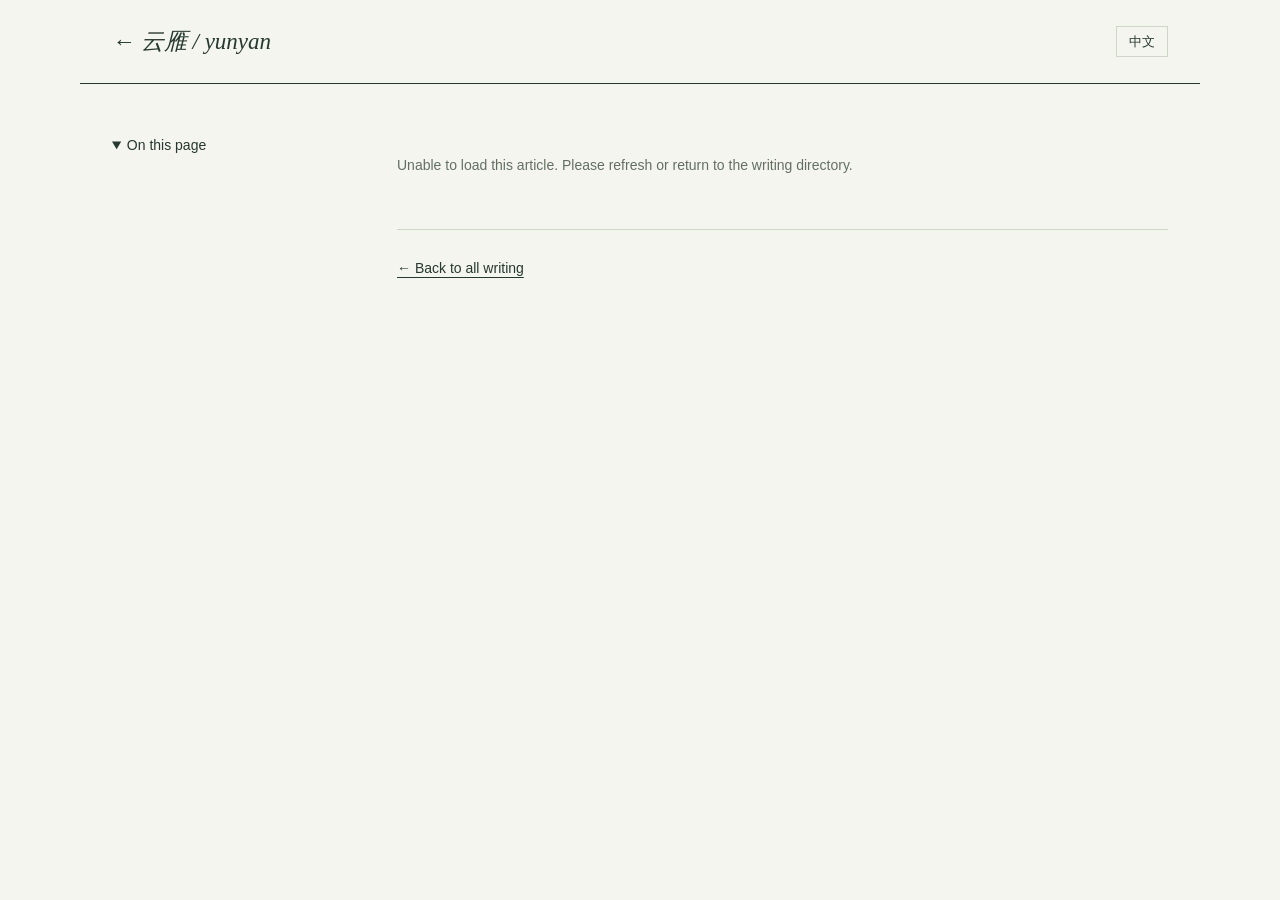
<file: en/reader.html>
<!doctype html><html lang="en"><head><meta charset="utf-8"><meta name="viewport" content="width=device-width,initial-scale=1"><title>云雁 — 阅读</title><link rel="stylesheet" href="/assets/reader.css"><script src="/assets/vendor/marked.min.js"></script><script src="/assets/vendor/purify.min.js"></script></head><body><header class="reader-nav"><a id="home" href="./#writing">← 云雁 / yunyan</a><button id="language" type="button">EN</button></header><main class="reader-layout"><aside><details open><summary id="toc-label">本页目录</summary><nav id="toc" aria-label="本页目录"></nav></details></aside><div><div class="meta" id="meta"></div><p id="status" role="status">正在加载…</p><details id="highlights" hidden><summary id="highlights-label">文章核心句</summary><ol id="highlight-list"></ol></details><article id="content"></article><footer><a id="back" href="./#writing">← 返回全部文章</a></footer></div></main><script src="/assets/reader.js"></script></body></html>
</file>
<file: assets/site.css>
:root{--paper:#f5f5ef;--ink:#24392f;--muted:#627064;--line:#cfd6c9;--green:#ddeb9c}*{box-sizing:border-box}html{scroll-behavior:smooth;scroll-padding-top:30px}body{margin:0;background:var(--paper);color:var(--ink);font:16px/1.8 -apple-system,BlinkMacSystemFont,"Segoe UI",sans-serif}a{color:inherit;text-underline-offset:5px}button{font:inherit;color:inherit;cursor:pointer}a:focus-visible,button:focus-visible,summary:focus-visible{outline:3px solid #648447;outline-offset:5px}.wrap{max-width:1220px;margin:auto;padding:0 48px}nav{display:flex;align-items:center;justify-content:space-between;min-height:100px;gap:20px}nav a{text-decoration:none}.brand{font:italic 28px Georgia,serif}.navlinks{display:flex;gap:30px;font-size:14px}.hero{position:relative;display:grid;grid-template-columns:1.5fr 1fr;gap:60px;padding:62px 0 80px;border-top:1px solid var(--ink)}.eyebrow{font:12px/1.6 ui-monospace,monospace;letter-spacing:.08em;text-transform:uppercase;color:var(--muted)}h1{font:normal clamp(64px,7.5vw,96px)/1.05 Georgia,"Songti SC",serif;letter-spacing:-.065em;margin:15px 0 28px}h1 em{font:italic normal .36em Georgia,serif;letter-spacing:-.04em;display:block;margin-top:10px}.intro{font-size:16px;max-width:465px;margin:0 0 26px;line-height:1.95}.actions{display:flex;gap:22px;flex-wrap:wrap}.button{font-size:14px;text-decoration:none;border-bottom:1px solid var(--ink);padding-bottom:3px}.identity{align-self:center;background:#e1e8d4;padding:28px 32px;transform:rotate(3deg);box-shadow:6px 9px 0 #e9ecdf;max-width:340px;margin-left:auto}.identity h2{font:italic normal 34px Georgia,serif;margin:0 0 25px}.identity p{margin:16px 0;font-size:15px}.identity small{display:block;font-size:12px;color:var(--muted);font-family:monospace}.identity a{font-size:14px}.dot{display:inline-block;width:7px;height:7px;border-radius:50%;background:#59723a;margin-right:9px}section{padding:36px 0 70px;border-top:1px solid var(--ink)}.heading{display:flex;align-items:baseline;justify-content:space-between;gap:16px;margin-bottom:32px}h2{font:normal 27px Georgia,"Songti SC",serif;margin:0}h2 span{font:italic normal 19px Georgia,serif;margin-left:12px;color:#6e7b60}.heading p{font-size:13px;color:var(--muted);margin:0}.projects{display:grid;grid-template-columns:1.22fr 1fr;gap:40px}.project{min-width:0}.project:nth-child(2){padding-top:0}.diagram{min-height:310px;background:#dbe6ca;padding:28px;display:flex;align-items:center;justify-content:center;gap:12px;flex-wrap:wrap;position:relative}.diagram span{padding:10px 16px;background:#fbfcf5;border:1px solid #b8c8ad;font-size:14px}.diagram .focus{background:var(--ink);color:#fff}.diagram .branches{display:grid;gap:13px}.diagram.alt{background:#e8e5d5;min-height:270px}.body{padding:0 0 24px}.body h3{font:normal 28px Georgia,serif;margin:3px 0 10px}.body p{color:#4e5d51;margin:10px 0 18px;font-size:15px}.projectlinks{display:flex;gap:22px;font-size:13px}.connection{margin-top:22px;border-top:1px solid var(--line);padding-top:13px}.connection summary{font-size:14px;cursor:pointer;list-style:none}.connection summary:before{content:'＋';margin-right:9px}.connection[open] summary:before{content:'−'}.connection p{font-size:14px;margin:12px 0 0}.path{padding:15px 0 0}.stages{display:grid;grid-template-columns:repeat(4,1fr);gap:22px;margin-bottom:25px}.stage{text-align:left;background:transparent;border:0;border-top:1px solid #b8c6af;padding:18px 0;transition:color .2s}.stage:hover{color:#738d45}.stage[aria-pressed=true]{border-top:3px solid var(--ink);padding-top:16px}.stage small{display:block;color:var(--muted);font-size:12px}.stage strong{font-weight:500;font-size:17px}.stage[aria-pressed=true] strong:after{content:' ↙'}.story{display:grid;grid-template-columns:1fr 1.6fr;gap:60px;background:#e8eddf;padding:32px}.story h3{font:normal 28px/1.5 Georgia,"Songti SC",serif;margin:8px 0}.story p{font-size:15px;margin:0 0 14px}.story a{font-size:13px}.story.refresh{animation:arrive .25s ease-out}@keyframes arrive{from{opacity:.4;transform:translateY(6px)}to{opacity:1;transform:none}}.education{display:grid;grid-template-columns:1fr 1fr;gap:32px;margin-top:25px}.education p{font-size:13px;color:var(--muted);margin:5px 0}.education strong{font-size:14px;font-weight:500}.essay{display:grid;grid-template-columns:40px 1fr auto;align-items:baseline;gap:20px;text-decoration:none;padding:25px 0;border-top:1px solid var(--line)}.essay:hover strong{transform:translateX(6px);color:#5e793d}.essay strong{font-size:19px;font-weight:400;transition:transform .2s}.essay span{font-size:12px;color:var(--muted)}footer{padding:32px 0 45px;display:flex;justify-content:space-between;border-top:1px solid var(--ink);gap:20px}footer p{margin:0;font-size:13px;color:var(--muted)}.mock{background:#fdfef9;width:100%;box-shadow:0 12px 30px #344b2520;transform:rotate(-2deg);font-size:12px}.mockbar{padding:10px 15px;border-bottom:1px solid #dce3d4;display:flex;justify-content:space-between;font-family:monospace}.mockbody{display:grid;grid-template-columns:1fr 1.1fr;min-height:200px}.mocktree{padding:24px 15px;background:#f1f4eb;line-height:2.5}.mocktree div{border-left:1px solid #9aaf84;padding-left:13px;margin-left:8px}.mockchat{padding:25px 16px}.mockchat b{font-size:14px;font-weight:500}.mockchat p{font-size:12px;color:#627064}.mockchat a{font-size:12px}.caption{position:absolute;bottom:8px;right:14px;font:10px monospace;letter-spacing:.03em;color:#526344}.habit{transform:rotate(3deg);padding:25px;background:#fffcf3;box-shadow:0 12px 30px #403b2220;width:85%;max-width:310px}.habit h4{font:normal 26px Georgia,serif;margin:0 0 16px}.habitrow{display:flex;justify-content:space-between;border-top:1px solid #dedfce;padding:11px 0;font-size:13px}.habitrow i{font-style:normal;color:#667c43}.pending{display:grid;grid-template-columns:1fr 1fr;gap:25px;margin-top:20px}.pending article{border:1px dashed #b5c3ab;padding:22px}.pending h3{font:normal 22px Georgia,serif;margin:0 0 8px}.pending p{margin:0;color:var(--muted);font-size:13px}@media(max-width:700px){.wrap{padding:0 24px}nav{min-height:76px}.navlinks{gap:18px}.hero{grid-template-columns:1fr;gap:30px;padding:36px 0 48px}h1{font-size:68px}.identity{max-width:none;margin:0 6px;transform:rotate(1deg);padding:23px}.identity h2{margin-bottom:12px}.projects,.education,.story,.pending{grid-template-columns:1fr}.project:nth-child(2){padding-top:0}.projects{gap:20px}.heading{display:block}.heading p{margin-top:8px}.stages{grid-template-columns:1fr 1fr;gap:10px 20px}.story{gap:10px;padding:24px}.essay{grid-template-columns:24px 1fr;gap:10px}.essay>span:last-child{grid-column:2}.essay strong{font-size:17px}footer{flex-direction:column;gap:15px}.diagram{min-height:280px;padding:22px}.mockbody{grid-template-columns:1fr 1fr}.mocktree{padding:16px 8px}section{padding-bottom:45px}}@media(prefers-reduced-motion:reduce){html{scroll-behavior:auto}*,*:before,*:after{animation:none!important;transition:none!important}}
.note-top{display:flex;align-items:center;justify-content:space-between;gap:16px;margin-bottom:24px}.identity .note-top h2{font:normal 23px Georgia,"Songti SC",serif;margin:0}.note-top button{background:none;border:0;border-bottom:1px solid #8d9d7c;padding:4px 0;white-space:nowrap;font-size:13px}.note-top button:hover{color:#537139}#random-note{min-height:210px;display:flex;flex-direction:column}#note-text{flex:1}#note-source{line-height:1.7}#random-note.refresh{animation:arrive .25s ease-out}@media(max-width:700px){#random-note{min-height:190px}}

.projects{column-gap:64px;align-items:start;position:relative}.projects:before{content:"";position:absolute;left:calc((100% - 64px)*1.22/2.22 + 32px);top:0;bottom:0;border-left:1px solid var(--line)}.project-heading{padding:0 0 20px}.project-heading h3{font:normal 28px/1.3 Georgia,serif;margin:6px 0 0}.project .diagram,.project .diagram.alt{min-height:310px}.project .body{padding:20px 0 0}.project .body>p{margin:0 0 17px}.project .connection{margin-top:26px;padding-top:18px;border-top:1px solid var(--line)}.connection summary{display:grid;grid-template-columns:1fr auto;gap:5px 14px;align-items:center}.connection summary:before{display:none}.connection summary:after{content:'＋';grid-column:2;grid-row:1/3}.connection[open] summary:after{content:'−'}.question-label{display:block;grid-column:1;font-size:12px;color:var(--muted)}.connection summary>span:last-child{grid-column:1}.connection[open]{padding-bottom:16px}.connection p{padding-left:15px;border-left:2px solid #becdab}.more-projects{display:flex;gap:16px 26px;align-items:baseline;flex-wrap:wrap;border-top:1px solid var(--line);margin-top:36px;padding-top:22px;font-size:14px}@media(max-width:700px){.projects{gap:0}.projects:before{display:none}.project+.project{border-top:1px solid #93a18b;margin-top:38px;padding-top:32px!important}.project .diagram,.project .diagram.alt{min-height:280px}.more-projects{gap:12px 20px}}

.projects{row-gap:40px}.project:nth-child(n+3){border-top:1px solid var(--line);padding-top:30px}.diagram.feynman{background:#e3e6ed}.diagram.diary{background:#ece1dc}.study-sheet,.diary-sheet{width:100%;max-width:360px;background:#fbfcf8;box-shadow:0 12px 30px #293a3020;transform:rotate(2deg)}.diary-sheet{background:#fffbf5;transform:rotate(-2deg)}.study-content,.diary-content{padding:20px 23px}.study-content h4,.diary-content h4{font:normal 23px/1.4 Georgia,"Songti SC",serif;margin:10px 0 15px}.explanation{font-size:14px;color:#69716a;border-bottom:1px solid #c9d0c6;padding:5px 0 14px}.study-flow{display:flex;align-items:center;gap:10px;margin-top:15px;font-size:13px}.study-flow b{font-weight:400}.diagram .study-flow span{padding:0;border:0;background:none;color:#879079}.study-next{font-size:12px;color:#647255;margin-top:12px}.journal-lines{font-size:14px;line-height:2.2;color:#73665d;border-top:1px solid #e2d6cb;border-bottom:1px solid #e2d6cb;padding:9px 0}.review-path{display:flex;gap:6px;flex-wrap:wrap;margin-top:17px}.diagram .review-path span{font-size:12px;padding:4px 7px;border:1px solid #d8c9bc;background:#f5eee5}.review-caption{font-size:12px;color:#786f66;display:block;margin-top:10px}@media(max-width:700px){.projects{row-gap:0}.project:nth-child(n+3){padding-top:32px}.study-content,.diary-content{padding:18px}.study-sheet,.diary-sheet{max-width:360px}}

/* Compact editorial introduction: identity, focus, then personal note. */
.hero{grid-template-columns:minmax(0,1.4fr) minmax(0,1fr);align-items:center;gap:64px;padding:42px 0 48px}.hero-introduction{padding:8px 0}.hero-label{font-size:12px;letter-spacing:.06em;color:var(--muted);margin-bottom:25px}.hero-label span{font-family:Georgia,serif;font-style:italic;letter-spacing:0;margin-left:5px}.name-line{display:flex;align-items:baseline;gap:18px;margin-bottom:23px}.name-line h1{font:normal 42px/1.25 "Songti SC","Noto Serif CJK SC",serif;letter-spacing:.04em;margin:0}.name-roman{font:italic 21px/1.4 Georgia,serif;color:#6d7969}.hero .intro{font-size:23px;line-height:1.65;letter-spacing:-.015em;margin:0 0 18px;max-width:480px}.intro-aside{font-size:14px;color:var(--muted);line-height:1.9;margin:0 0 24px}.hero .actions{gap:24px}.hero .identity{transform:rotate(1.5deg);margin:0 5px 0 auto;padding:25px 28px;max-width:340px;width:100%;box-shadow:4px 6px 0 #e9ecdf}.hero #random-note{min-height:195px}@media(max-width:700px){.hero{grid-template-columns:1fr;gap:30px;padding:28px 0 36px}.hero-label{margin-bottom:19px}.name-line{gap:15px;margin-bottom:19px}.name-line h1{font-size:36px}.name-roman{font-size:19px}.hero .intro{font-size:21px}.intro-aside{margin-bottom:21px}.hero .identity{max-width:none;margin:0;width:100%;transform:rotate(0);padding:23px}.hero #random-note{min-height:170px}}@media(min-width:701px) and (max-width:900px){.hero{gap:32px}.hero .intro{font-size:21px}.hero .identity{padding:22px}.hero .actions{gap:18px}}
.language-button{background:none;border:1px solid var(--line);padding:2px 9px;border-radius:3px;font-size:13px}.writing-directory{margin-top:20px;border-top:1px solid var(--line);padding-top:20px}.writing-directory>summary{cursor:pointer;font-size:15px}.writing-directory>summary small{margin-left:10px;color:var(--muted)}.writing-directory h3{font-size:15px;font-weight:500;margin-top:26px}.directory-entry{display:flex;justify-content:space-between;gap:20px;padding:13px 0;text-decoration:none;border-bottom:1px solid var(--line);font-size:14px}.directory-entry:hover{color:#638045}html[lang=en] .intro-break{display:none}html[lang=en] .hero .intro{font-size:21px}html[lang=en] .stage strong{font-size:15px}@media(max-width:700px){.navlinks{gap:12px}}

#note-source{font-size:13px;line-height:1.65}#note-kind{font-size:11px}.note-top button:disabled{opacity:.45;cursor:wait}

/* Research case studies and the five-stage background. */
.research-grid{display:grid;grid-template-columns:1fr 1fr;gap:32px}.research-card{padding:28px;background:#e8eddf;border-top:2px solid #879779;min-width:0}.research-card:nth-child(2){background:#ece9df}.research-card h3{font:normal 25px/1.55 Georgia,"Songti SC",serif;margin:14px 0}.research-card p{font-size:15px;color:#4e5d51;margin:0 0 22px}.research-card a{font-size:14px}.stages{grid-template-columns:repeat(5,minmax(0,1fr))}@media(max-width:700px){.research-grid{grid-template-columns:1fr;gap:20px}.research-card{padding:24px}.research-card h3{font-size:22px}.stages{grid-template-columns:1fr 1fr}.navlinks{gap:10px;font-size:13px}}
@media(max-width:700px){nav{flex-wrap:wrap;gap:10px;padding:16px 0}.navlinks{flex-wrap:wrap;align-items:center}.navlinks a{white-space:nowrap}}
html[lang=en] .intro-break{display:inline-block;width:.28em}
</file>
<file: assets/reader.css>
:root{--paper:#f5f5ef;--ink:#24392f;--muted:#627064;--line:#cfd6c9}*{box-sizing:border-box}html{scroll-behavior:smooth;scroll-padding-top:30px}body{margin:0;background:var(--paper);color:var(--ink);font:17px/1.95 -apple-system,BlinkMacSystemFont,"Segoe UI",sans-serif}a{color:inherit;text-underline-offset:4px;overflow-wrap:anywhere}a:focus-visible,button:focus-visible,summary:focus-visible{outline:3px solid #648447;outline-offset:4px}.reader-nav{max-width:1120px;margin:auto;padding:26px 32px;border-bottom:1px solid var(--ink);display:flex;justify-content:space-between;gap:20px}.reader-nav>a{font:italic 23px Georgia,serif;text-decoration:none}button{font:14px inherit;color:inherit;background:none;border:1px solid var(--line);padding:5px 12px;cursor:pointer}.reader-layout{max-width:1120px;margin:auto;display:grid;grid-template-columns:225px minmax(0,1fr);gap:60px;padding:48px 32px 80px}.reader-layout>aside{align-self:start;position:sticky;top:24px;max-height:85vh;overflow:auto;font-size:14px}summary{cursor:pointer}#toc a{display:block;text-decoration:none;font-size:13px;line-height:1.6;padding:7px 0;color:var(--muted)}#toc a:hover{color:var(--ink)}#toc .sub{padding-left:14px}.meta{font:12px/1.6 monospace;color:var(--muted);margin-bottom:20px}h1{font:normal clamp(28px,3vw,40px)/1.45 Georgia,"Songti SC",serif;letter-spacing:-.025em;margin:0 0 32px}h2{font-size:25px;line-height:1.5;margin:48px 0 18px}h3{font-size:20px;line-height:1.6;margin-top:30px}h4{font-size:18px}p{margin:18px 0}h1 strong,h2 strong,h3 strong{font-weight:inherit}blockquote{border-left:3px solid #9eaf87;margin:26px 0;padding:5px 23px;color:#4d624d;background:#e9eedf}img{max-width:100%;height:auto;display:block;margin:25px auto}pre{max-width:100%;overflow:auto;padding:20px;background:#e7ecdf;border:1px solid var(--line);font:14px/1.7 ui-monospace,monospace;border-radius:4px}code{font: .87em ui-monospace,monospace;background:#e7ecdf;padding:2px 4px}pre code{padding:0;background:none}hr{border:0;border-top:1px solid var(--line);margin:34px 0}.table-scroll{overflow:auto;margin:25px 0}table{border-collapse:collapse;width:100%;font-size:14px}td,th{border:1px solid var(--line);padding:12px;text-align:left;min-width:130px}th{background:#e7ecdf}li{padding-left:3px;margin:6px 0}footer{border-top:1px solid var(--line);margin-top:50px;padding-top:25px;font-size:14px}#status{color:var(--muted);font-size:14px}#content{overflow-wrap:anywhere}@media(max-width:760px){.reader-nav{padding:22px}.reader-layout{grid-template-columns:1fr;gap:30px;padding:25px 22px 50px}.reader-layout>aside{position:static;max-height:260px;border-bottom:1px solid var(--line);padding-bottom:15px}body{font-size:16px}h1{font-size:29px}h2{font-size:23px}}@media(prefers-reduced-motion:reduce){html{scroll-behavior:auto}}
#highlights{border:1px solid var(--line);padding:16px 20px;margin:0 0 28px;background:#edf0e5;font-size:15px}#highlights summary{font-size:14px}#highlight-list{padding-left:22px}#highlight-list li{margin:14px 0}
</file>
